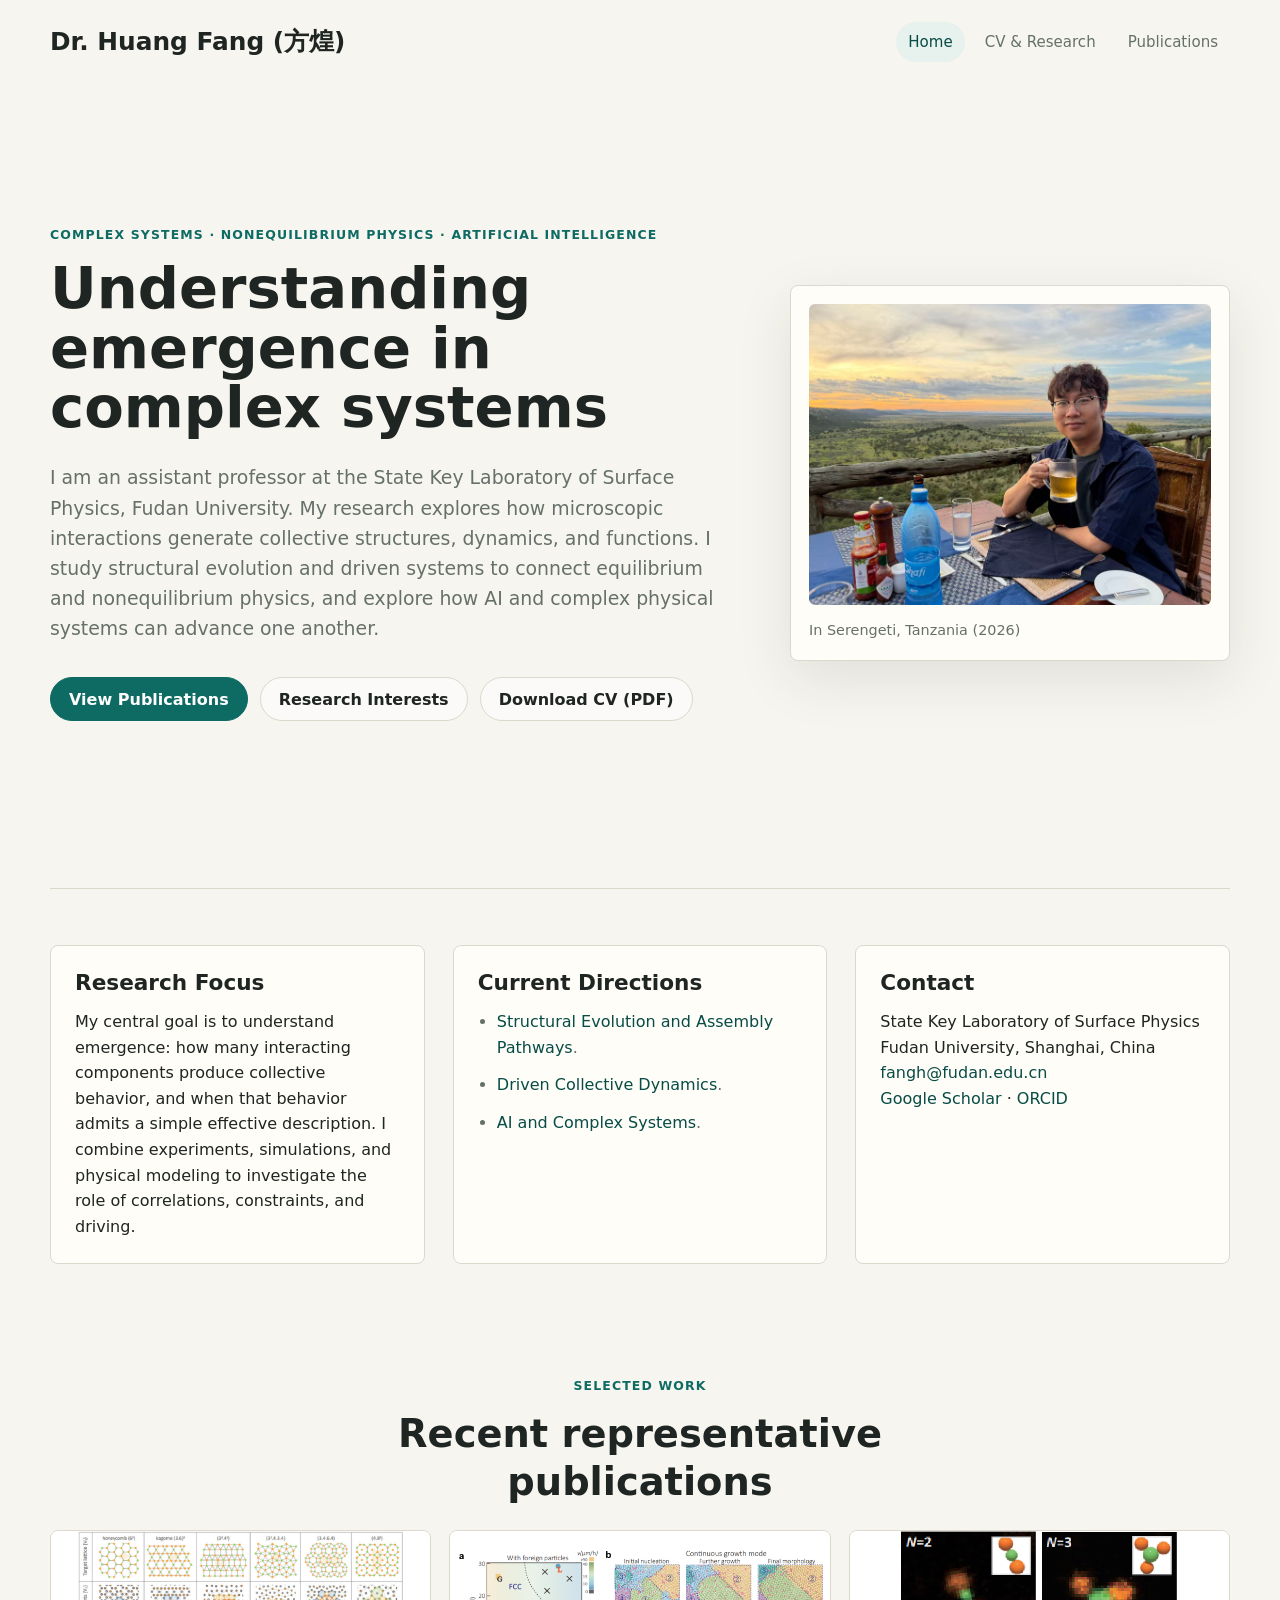
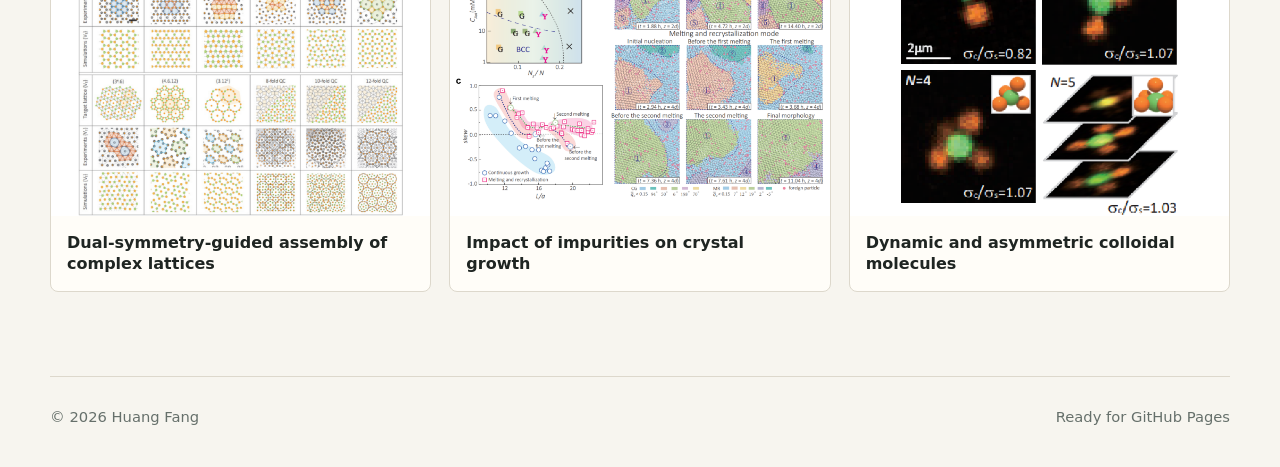
<file: index.html>
<!doctype html>
<html lang="en">
  <head>
    <meta charset="utf-8">
    <meta name="viewport" content="width=device-width, initial-scale=1">
    <title>Huang Fang | Emergence in Complex Systems</title>
    <meta name="description" content="Huang Fang studies emergence in complex systems through structural evolution, driven collective dynamics, and the two-way relationship between AI and physical systems at Fudan University.">
    <link rel="icon" href="favicon.svg" type="image/svg+xml">
    <link rel="stylesheet" href="styles.css?v=20261120-layout">
  </head>
  <body>
    <header class="site-header">
      <a class="brand" href="index.html">Dr. Huang Fang (方煌)</a>
      <nav class="nav" aria-label="Main navigation">
        <a aria-current="page" href="index.html">Home</a>
        <a href="resume.html">CV & Research</a>
        <a href="publications.html">Publications</a>
      </nav>
    </header>

    <main>
      <section class="hero">
        <div class="hero-copy">
          <p class="eyebrow">COMPLEX SYSTEMS · NONEQUILIBRIUM PHYSICS · ARTIFICIAL INTELLIGENCE</p>
          <h1>Understanding emergence in complex systems</h1>
          <p class="lead">
            I am an assistant professor at the State Key Laboratory of Surface Physics, Fudan University.
            My research explores how microscopic interactions generate collective structures, dynamics, and
            functions. I study structural evolution and driven systems to connect equilibrium and nonequilibrium
            physics, and explore how AI and complex physical systems can advance one another.
          </p>
          <div class="hero-actions">
            <a class="button primary" href="publications.html">View Publications</a>
            <a class="button" href="resume.html">Research Interests</a>
            <a class="button" href="assets/documents/Huang-Fang-CV.pdf?v=20261120" download="Huang-Fang-CV.pdf">Download CV (PDF)</a>
          </div>
        </div>
        <figure class="portrait-panel">
          <img src="assets/images/portrait.jpg" alt="Portrait of Huang Fang">
          <figcaption>In Serengeti, Tanzania (<time datetime="2026">2026</time>)</figcaption>
        </figure>
      </section>

      <section class="section-grid">
        <article>
          <h2>Research Focus</h2>
          <p>
            My central goal is to understand emergence: how many interacting components produce collective
            behavior, and when that behavior admits a simple effective description. I combine experiments,
            simulations, and physical modeling to investigate the role of correlations, constraints, and driving.
          </p>
        </article>
        <article>
          <h2>Current Directions</h2>
          <ul class="direction-list">
            <li><a href="resume.html#programmable-confinement">Structural Evolution and Assembly Pathways</a>.</li>
            <li><a href="resume.html#non-ergodic-dynamics">Driven Collective Dynamics</a>.</li>
            <li><a href="resume.html#data-driven-design">AI and Complex Systems</a>.</li>
          </ul>
        </article>
        <article>
          <h2>Contact</h2>
          <p>
            State Key Laboratory of Surface Physics<br>
            Fudan University, Shanghai, China<br>
            <a href="mailto:fangh@fudan.edu.cn">fangh@fudan.edu.cn</a><br>
            <a href="https://scholar.google.com/citations?user=R6jO-J0AAAAJ&hl=zh-CN" target="_blank" rel="noreferrer">Google Scholar</a> ·
            <a href="https://orcid.org/0000-0001-5802-9330" target="_blank" rel="noreferrer">ORCID</a>
          </p>
        </article>
      </section>

      <section class="featured">
        <div class="section-heading">
          <p class="eyebrow">Selected Work</p>
          <h2>Recent representative publications</h2>
        </div>
        <div class="feature-list">
          <a class="feature-card" href="publications.html#dual-symmetry">
            <img src="assets/images/dual-symmetry-lattices.png" alt="Complex lattice structures guided by dual symmetry">
            <span>Dual-symmetry-guided assembly of complex lattices</span>
          </a>
          <a class="feature-card" href="publications.html#impurities">
            <img src="assets/images/impurity-growth.png" alt="Impurity effects during crystal growth">
            <span>Impact of impurities on crystal growth</span>
          </a>
          <a class="feature-card" href="publications.html#colloidal-molecules">
            <img src="assets/images/colloidal-molecules.png" alt="Dynamic asymmetric colloidal molecules">
            <span>Dynamic and asymmetric colloidal molecules</span>
          </a>
        </div>
      </section>
    </main>

    <footer class="site-footer">
      <span>© 2026 Huang Fang</span>
      <span>Ready for GitHub Pages</span>
    </footer>
  </body>
</html>
</file>
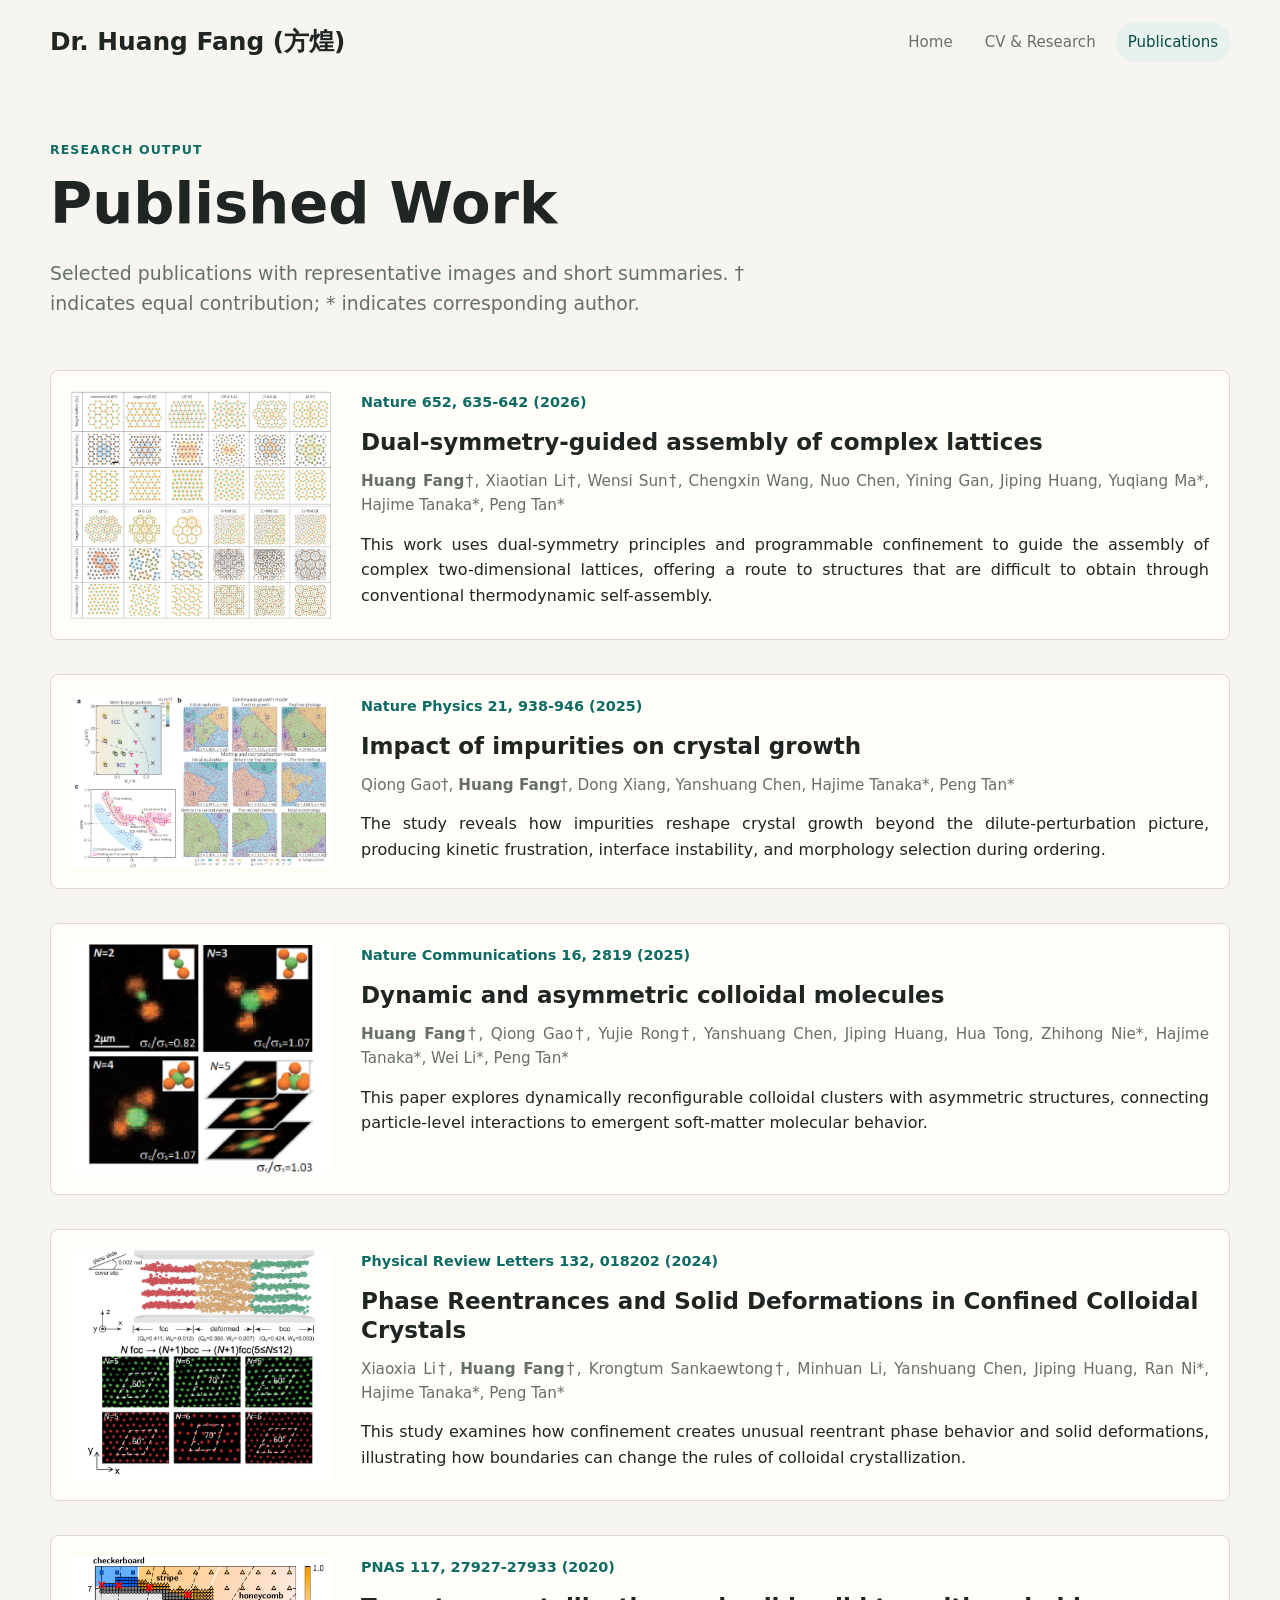
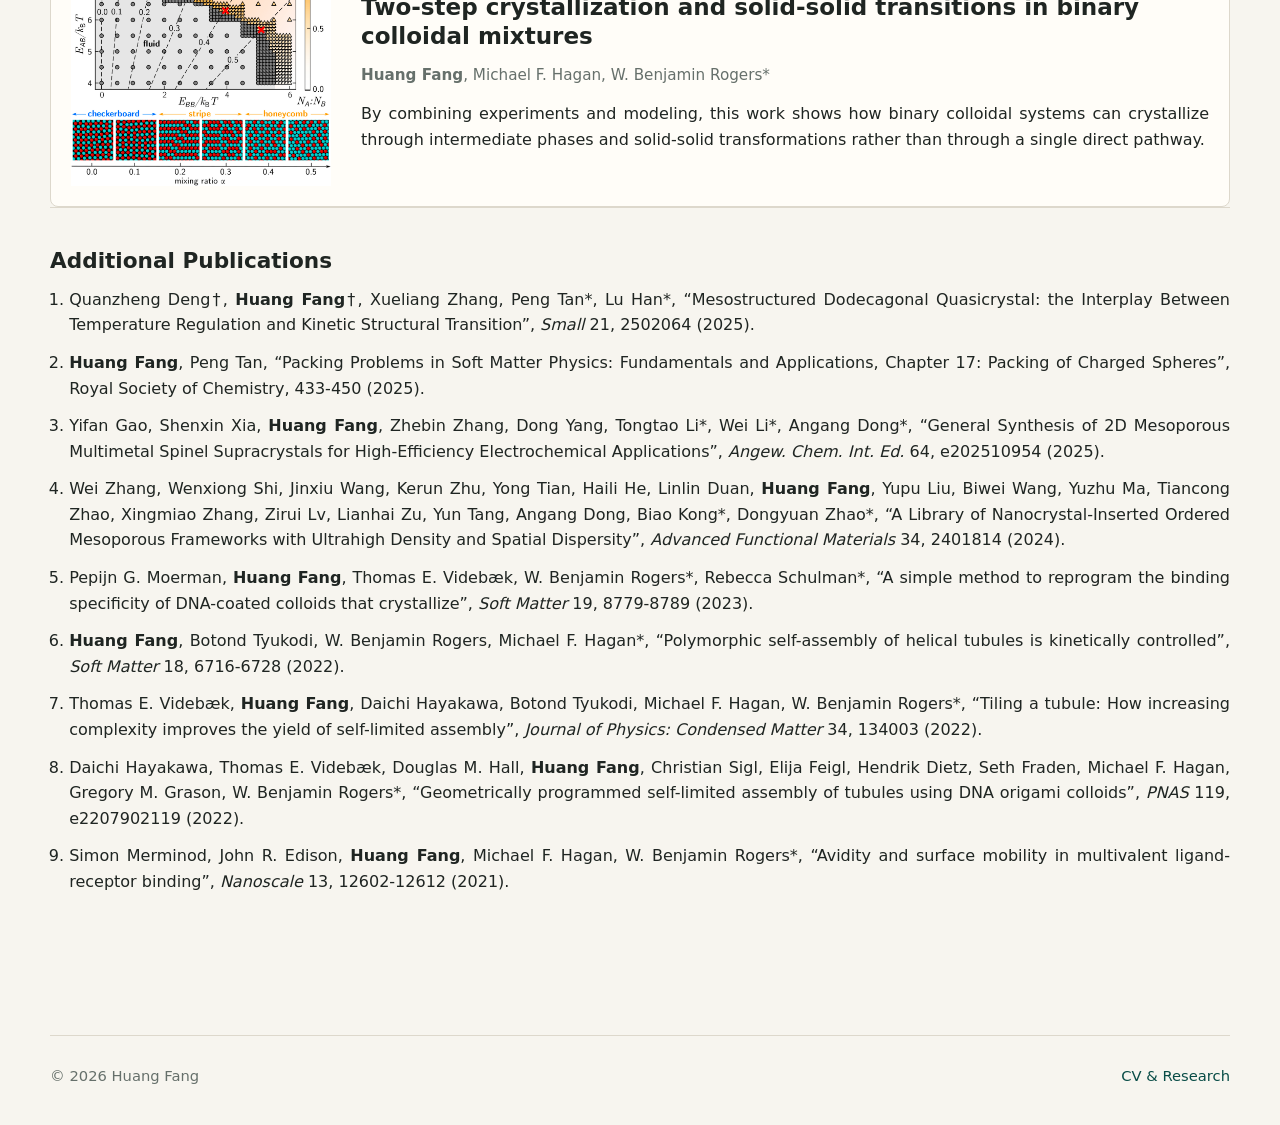
<file: publications.html>
<!doctype html>
<html lang="en">
  <head>
    <meta charset="utf-8">
    <meta name="viewport" content="width=device-width, initial-scale=1">
    <title>Publications | Huang Fang</title>
    <meta name="description" content="Selected and complete publications of Huang Fang.">
    <link rel="icon" href="favicon.svg" type="image/svg+xml">
    <link rel="stylesheet" href="styles.css">
  </head>
  <body>
    <header class="site-header">
      <a class="brand" href="index.html">Dr. Huang Fang (方煌)</a>
      <nav class="nav" aria-label="Main navigation">
        <a href="index.html">Home</a>
        <a href="resume.html">CV & Research</a>
        <a aria-current="page" href="publications.html">Publications</a>
      </nav>
    </header>

    <main class="content-page">
      <section class="page-title">
        <p class="eyebrow">Research Output</p>
        <h1>Published Work</h1>
        <p class="lead">
          Selected publications with representative images and short summaries. † indicates equal contribution;
          * indicates corresponding author.
        </p>
      </section>

      <section class="publication-grid" aria-label="Selected publications">
        <article class="publication-card" id="dual-symmetry">
          <img src="assets/images/dual-symmetry-lattices.png" alt="Dual-symmetry-guided complex lattices">
          <div>
            <p class="pub-meta">Nature 652, 635-642 (2026)</p>
            <h2>Dual-symmetry-guided assembly of complex lattices</h2>
            <p class="authors"><strong>Huang Fang</strong>†, Xiaotian Li†, Wensi Sun†, Chengxin Wang, Nuo Chen, Yining Gan, Jiping Huang, Yuqiang Ma*, Hajime Tanaka*, Peng Tan*</p>
            <p>
              This work uses dual-symmetry principles and programmable confinement to guide the assembly of
              complex two-dimensional lattices, offering a route to structures that are difficult to obtain
              through conventional thermodynamic self-assembly.
            </p>
          </div>
        </article>

        <article class="publication-card" id="impurities">
          <img src="assets/images/impurity-growth.png" alt="Impurity-mediated crystal growth">
          <div>
            <p class="pub-meta">Nature Physics 21, 938-946 (2025)</p>
            <h2>Impact of impurities on crystal growth</h2>
            <p class="authors">Qiong Gao†, <strong>Huang Fang</strong>†, Dong Xiang, Yanshuang Chen, Hajime Tanaka*, Peng Tan*</p>
            <p>
              The study reveals how impurities reshape crystal growth beyond the dilute-perturbation picture,
              producing kinetic frustration, interface instability, and morphology selection during ordering.
            </p>
          </div>
        </article>

        <article class="publication-card" id="colloidal-molecules">
          <img src="assets/images/colloidal-molecules.png" alt="Dynamic asymmetric colloidal molecules">
          <div>
            <p class="pub-meta">Nature Communications 16, 2819 (2025)</p>
            <h2>Dynamic and asymmetric colloidal molecules</h2>
            <p class="authors"><strong>Huang Fang</strong>†, Qiong Gao†, Yujie Rong†, Yanshuang Chen, Jiping Huang, Hua Tong, Zhihong Nie*, Hajime Tanaka*, Wei Li*, Peng Tan*</p>
            <p>
              This paper explores dynamically reconfigurable colloidal clusters with asymmetric structures,
              connecting particle-level interactions to emergent soft-matter molecular behavior.
            </p>
          </div>
        </article>

        <article class="publication-card" id="phase-reentrance">
          <img src="assets/images/curved-crystal.png" alt="Confined and curved colloidal crystal schematic">
          <div>
            <p class="pub-meta">Physical Review Letters 132, 018202 (2024)</p>
            <h2>Phase Reentrances and Solid Deformations in Confined Colloidal Crystals</h2>
            <p class="authors">Xiaoxia Li†, <strong>Huang Fang</strong>†, Krongtum Sankaewtong†, Minhuan Li, Yanshuang Chen, Jiping Huang, Ran Ni*, Hajime Tanaka*, Peng Tan*</p>
            <p>
              This study examines how confinement creates unusual reentrant phase behavior and solid deformations,
              illustrating how boundaries can change the rules of colloidal crystallization.
            </p>
          </div>
        </article>

        <article class="publication-card" id="binary-crystallization">
          <img src="assets/images/binary-crystallization.png" alt="Binary colloidal crystallization snapshots">
          <div>
            <p class="pub-meta">PNAS 117, 27927-27933 (2020)</p>
            <h2>Two-step crystallization and solid-solid transitions in binary colloidal mixtures</h2>
            <p class="authors"><strong>Huang Fang</strong>, Michael F. Hagan, W. Benjamin Rogers*</p>
            <p>
              By combining experiments and modeling, this work shows how binary colloidal systems can crystallize
              through intermediate phases and solid-solid transformations rather than through a single direct pathway.
            </p>
          </div>
        </article>

      </section>

      <section class="all-publications">
        <h2>Additional Publications</h2>
        <ol>
          <li>Quanzheng Deng†, <strong>Huang Fang</strong>†, Xueliang Zhang, Peng Tan*, Lu Han*, “Mesostructured Dodecagonal Quasicrystal: the Interplay Between Temperature Regulation and Kinetic Structural Transition”, <em>Small</em> 21, 2502064 (2025).</li>
          <li><strong>Huang Fang</strong>, Peng Tan, “Packing Problems in Soft Matter Physics: Fundamentals and Applications, Chapter 17: Packing of Charged Spheres”, Royal Society of Chemistry, 433-450 (2025).</li>
          <li>Yifan Gao, Shenxin Xia, <strong>Huang Fang</strong>, Zhebin Zhang, Dong Yang, Tongtao Li*, Wei Li*, Angang Dong*, “General Synthesis of 2D Mesoporous Multimetal Spinel Supracrystals for High-Efficiency Electrochemical Applications”, <em>Angew. Chem. Int. Ed.</em> 64, e202510954 (2025).</li>
          <li>Wei Zhang, Wenxiong Shi, Jinxiu Wang, Kerun Zhu, Yong Tian, Haili He, Linlin Duan, <strong>Huang Fang</strong>, Yupu Liu, Biwei Wang, Yuzhu Ma, Tiancong Zhao, Xingmiao Zhang, Zirui Lv, Lianhai Zu, Yun Tang, Angang Dong, Biao Kong*, Dongyuan Zhao*, “A Library of Nanocrystal-Inserted Ordered Mesoporous Frameworks with Ultrahigh Density and Spatial Dispersity”, <em>Advanced Functional Materials</em> 34, 2401814 (2024).</li>
          <li>Pepijn G. Moerman, <strong>Huang Fang</strong>, Thomas E. Videbæk, W. Benjamin Rogers*, Rebecca Schulman*, “A simple method to reprogram the binding specificity of DNA-coated colloids that crystallize”, <em>Soft Matter</em> 19, 8779-8789 (2023).</li>
          <li><strong>Huang Fang</strong>, Botond Tyukodi, W. Benjamin Rogers, Michael F. Hagan*, “Polymorphic self-assembly of helical tubules is kinetically controlled”, <em>Soft Matter</em> 18, 6716-6728 (2022).</li>
          <li>Thomas E. Videbæk, <strong>Huang Fang</strong>, Daichi Hayakawa, Botond Tyukodi, Michael F. Hagan, W. Benjamin Rogers*, “Tiling a tubule: How increasing complexity improves the yield of self-limited assembly”, <em>Journal of Physics: Condensed Matter</em> 34, 134003 (2022).</li>
          <li>Daichi Hayakawa, Thomas E. Videbæk, Douglas M. Hall, <strong>Huang Fang</strong>, Christian Sigl, Elija Feigl, Hendrik Dietz, Seth Fraden, Michael F. Hagan, Gregory M. Grason, W. Benjamin Rogers*, “Geometrically programmed self-limited assembly of tubules using DNA origami colloids”, <em>PNAS</em> 119, e2207902119 (2022).</li>
          <li>Simon Merminod, John R. Edison, <strong>Huang Fang</strong>, Michael F. Hagan, W. Benjamin Rogers*, “Avidity and surface mobility in multivalent ligand-receptor binding”, <em>Nanoscale</em> 13, 12602-12612 (2021).</li>
        </ol>
      </section>
    </main>

    <footer class="site-footer">
      <span>© 2026 Huang Fang</span>
      <span><a href="resume.html">CV & Research</a></span>
    </footer>
  </body>
</html>
</file>
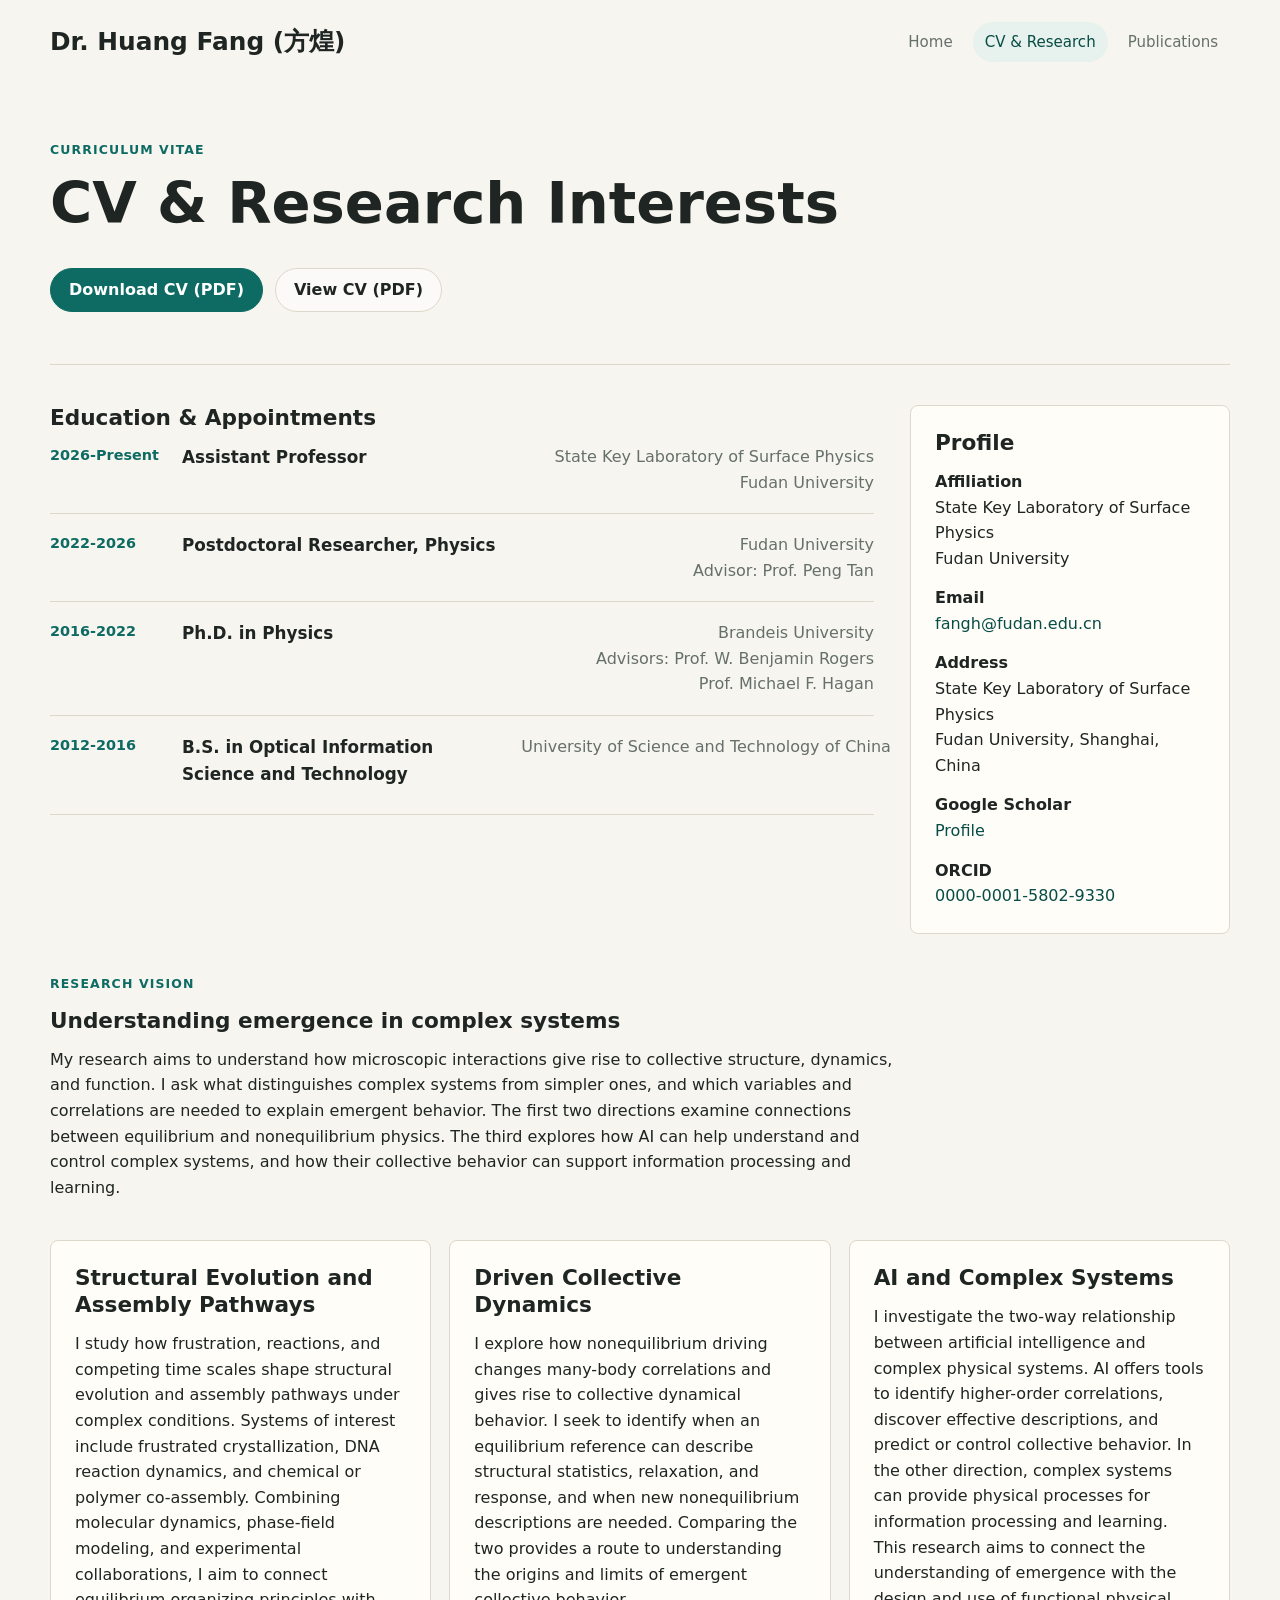
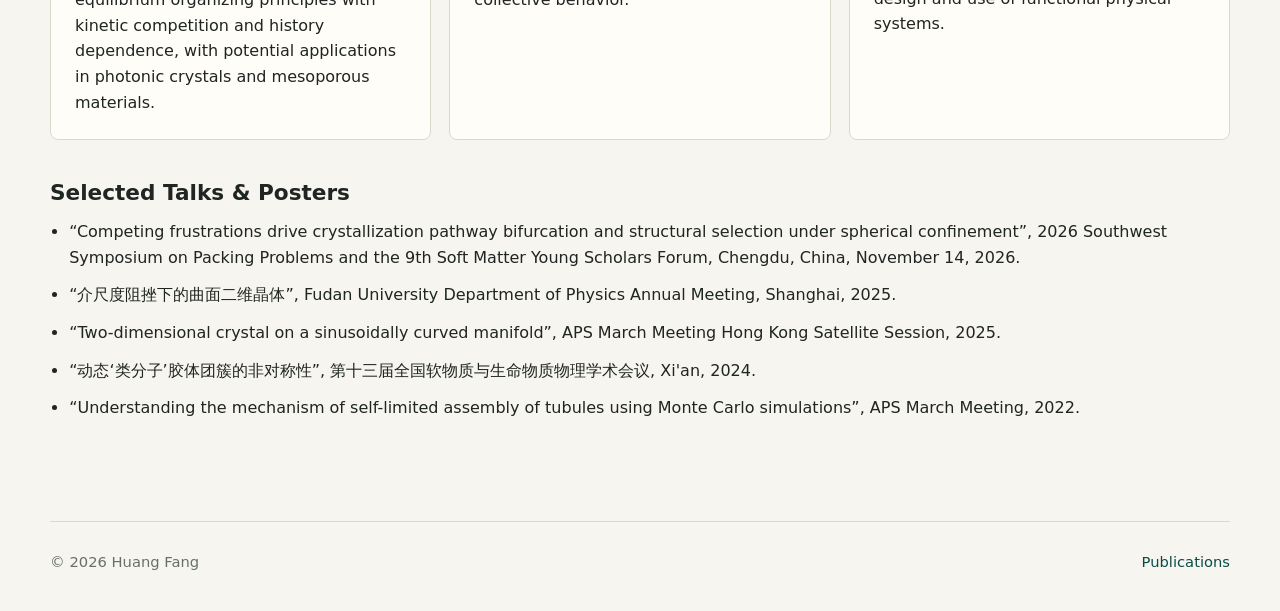
<file: resume.html>
<!doctype html>
<html lang="en">
  <head>
    <meta charset="utf-8">
    <meta name="viewport" content="width=device-width, initial-scale=1">
    <title>CV & Research | Huang Fang</title>
    <meta name="description" content="Research interests and academic background of Huang Fang at Fudan University: emergence, assembly pathways, driven collective dynamics, and AI and complex systems.">
    <link rel="icon" href="favicon.svg" type="image/svg+xml">
    <link rel="stylesheet" href="styles.css?v=20261120-layout">
  </head>
  <body>
    <header class="site-header">
      <a class="brand" href="index.html">Dr. Huang Fang (方煌)</a>
      <nav class="nav" aria-label="Main navigation">
        <a href="index.html">Home</a>
        <a aria-current="page" href="resume.html">CV & Research</a>
        <a href="publications.html">Publications</a>
      </nav>
    </header>

    <main class="content-page">
      <section class="page-title">
        <p class="eyebrow">Curriculum Vitae</p>
        <h1>CV & Research Interests</h1>
        <div class="hero-actions">
          <a class="button primary" href="assets/documents/Huang-Fang-CV.pdf?v=20261120" download="Huang-Fang-CV.pdf">Download CV (PDF)</a>
          <a class="button" href="assets/documents/Huang-Fang-CV.pdf?v=20261120">View CV (PDF)</a>
        </div>
      </section>

      <section class="two-column">
        <div>
          <h2>Education & Appointments</h2>
          <div class="timeline">
            <article>
              <span>2026-Present</span>
              <h3>Assistant Professor</h3>
              <p class="timeline-meta">State Key Laboratory of Surface Physics<br>Fudan University</p>
            </article>
            <article>
              <span>2022-2026</span>
              <h3>Postdoctoral Researcher, Physics</h3>
              <p class="timeline-meta">Fudan University<br>Advisor: Prof. Peng Tan</p>
            </article>
            <article>
              <span>2016-2022</span>
              <h3>Ph.D. in Physics</h3>
              <p class="timeline-meta">Brandeis University<br>Advisors: Prof. W. Benjamin Rogers<br>Prof. Michael F. Hagan</p>
            </article>
            <article>
              <span>2012-2016</span>
              <h3>B.S. in Optical Information Science and Technology</h3>
              <p class="timeline-meta no-wrap">University of Science and Technology of China</p>
            </article>
          </div>
        </div>
        <aside class="info-box">
          <h2>Profile</h2>
          <p><strong>Affiliation</strong><br>State Key Laboratory of Surface Physics<br>Fudan University</p>
          <p><strong>Email</strong><br><a href="mailto:fangh@fudan.edu.cn">fangh@fudan.edu.cn</a></p>
          <p><strong>Address</strong><br>State Key Laboratory of Surface Physics<br>Fudan University, Shanghai, China</p>
          <p><strong>Google Scholar</strong><br><a href="https://scholar.google.com/citations?user=R6jO-J0AAAAJ&hl=zh-CN" target="_blank" rel="noreferrer">Profile</a></p>
          <p><strong>ORCID</strong><br><a href="https://orcid.org/0000-0001-5802-9330" target="_blank" rel="noreferrer">0000-0001-5802-9330</a></p>
        </aside>
      </section>

      <section class="research-overview" aria-labelledby="research-vision">
        <p class="eyebrow">Research Vision</p>
        <h2 id="research-vision">Understanding emergence in complex systems</h2>
        <p>
          My research aims to understand how microscopic interactions give rise to collective structure,
          dynamics, and function. I ask what distinguishes complex systems from simpler ones, and
          which variables and correlations are needed to explain emergent behavior. The first two directions
          examine connections between equilibrium and nonequilibrium physics. The third explores how AI can
          help understand and control complex systems, and how their collective behavior can support
          information processing and learning.
        </p>
      </section>

      <section class="research-blocks" aria-label="Research directions">
        <article id="programmable-confinement">
          <h2>Structural Evolution and Assembly Pathways</h2>
          <p>
            I study how frustration, reactions, and competing time scales shape structural evolution and
            assembly pathways under complex conditions. Systems of interest include frustrated crystallization,
            DNA reaction dynamics, and chemical or polymer co-assembly. Combining molecular dynamics,
            phase-field modeling, and experimental collaborations, I aim to connect equilibrium organizing
            principles with kinetic competition and history dependence, with potential applications in photonic
            crystals and mesoporous materials.
          </p>
        </article>
        <article id="non-ergodic-dynamics">
          <h2>Driven Collective Dynamics</h2>
          <p>
            I explore how nonequilibrium driving changes many-body correlations and gives rise to collective
            dynamical behavior. I seek to identify when an equilibrium reference can describe structural
            statistics, relaxation, and response, and when new nonequilibrium descriptions are needed.
            Comparing the two provides a route to understanding the origins and limits of emergent
            collective behavior.
          </p>
        </article>
        <article id="data-driven-design">
          <h2>AI and Complex Systems</h2>
          <p>
            I investigate the two-way relationship between artificial intelligence and complex physical
            systems. AI offers tools to identify higher-order correlations, discover effective descriptions,
            and predict or control collective behavior. In the other direction, complex systems can provide
            physical processes for information processing and learning. This research aims to connect the
            understanding of emergence with the design and use of functional physical systems.
          </p>
        </article>
      </section>

      <section>
        <h2>Selected Talks & Posters</h2>
        <ul class="compact-list">
          <li>“Competing frustrations drive crystallization pathway bifurcation and structural selection under spherical confinement”, 2026 Southwest Symposium on Packing Problems and the 9th Soft Matter Young Scholars Forum, Chengdu, China, November 14, 2026.</li>
          <li>“介尺度阻挫下的曲面二维晶体”, Fudan University Department of Physics Annual Meeting, Shanghai, 2025.</li>
          <li>“Two-dimensional crystal on a sinusoidally curved manifold”, APS March Meeting Hong Kong Satellite Session, 2025.</li>
          <li>“动态‘类分子’胶体团簇的非对称性”, 第十三届全国软物质与生命物质物理学术会议, Xi'an, 2024.</li>
          <li>“Understanding the mechanism of self-limited assembly of tubules using Monte Carlo simulations”, APS March Meeting, 2022.</li>
        </ul>
      </section>
    </main>

    <footer class="site-footer">
      <span>© 2026 Huang Fang</span>
      <span><a href="publications.html">Publications</a></span>
    </footer>
  </body>
</html>
</file>
<file: styles.css>
:root {
  --bg: #f7f5ef;
  --panel: #fffdf8;
  --ink: #1f2522;
  --muted: #66706b;
  --line: #ddd8cc;
  --accent: #0d6b63;
  --accent-dark: #084c46;
  --soft: #e7f1ed;
  --shadow: 0 18px 55px rgba(31, 37, 34, 0.10);
}

* {
  box-sizing: border-box;
}

body {
  margin: 0;
  color: var(--ink);
  background: var(--bg);
  font-family: Inter, ui-sans-serif, system-ui, -apple-system, BlinkMacSystemFont, "Segoe UI", sans-serif;
  line-height: 1.6;
}

a {
  color: var(--accent-dark);
  text-decoration: none;
}

a:hover {
  text-decoration: underline;
}

img {
  display: block;
  max-width: 100%;
}

.site-header {
  display: flex;
  align-items: center;
  justify-content: space-between;
  gap: 24px;
  width: min(1180px, calc(100% - 40px));
  margin: 0 auto;
  padding: 22px 0;
}

.brand {
  color: var(--ink);
  font-size: 1.55rem;
  font-weight: 820;
  letter-spacing: 0;
}

.nav {
  display: flex;
  flex-wrap: wrap;
  gap: 8px;
}

.nav a {
  color: var(--muted);
  padding: 8px 12px;
  border-radius: 999px;
  font-size: 0.94rem;
}

.nav a:hover,
.nav a[aria-current="page"] {
  color: var(--accent-dark);
  background: var(--soft);
  text-decoration: none;
}

.hero {
  display: grid;
  grid-template-columns: minmax(0, 1fr) 440px;
  gap: 52px;
  align-items: center;
  width: min(1180px, calc(100% - 40px));
  min-height: calc(100vh - 96px);
  margin: 0 auto;
  padding: 54px 0 80px;
}

.hero-copy h1,
.page-title h1 {
  max-width: 820px;
  margin: 0;
  font-size: clamp(2.1rem, 4.5vw, 4.45rem);
  line-height: 1.04;
  letter-spacing: 0;
}

.lead {
  max-width: 760px;
  margin: 24px 0 0;
  color: var(--muted);
  font-size: 1.18rem;
}

.eyebrow {
  margin: 0 0 14px;
  color: var(--accent);
  font-size: 0.78rem;
  font-weight: 780;
  letter-spacing: 0.09em;
  text-transform: uppercase;
}

.hero-actions {
  display: flex;
  flex-wrap: wrap;
  gap: 12px;
  margin-top: 34px;
}

.button {
  display: inline-flex;
  align-items: center;
  justify-content: center;
  min-height: 44px;
  padding: 0 18px;
  border: 1px solid var(--line);
  border-radius: 999px;
  color: var(--ink);
  background: rgba(255, 255, 255, 0.58);
  font-weight: 680;
}

.button:hover {
  border-color: var(--accent);
  text-decoration: none;
}

.button.primary {
  color: white;
  border-color: var(--accent);
  background: var(--accent);
}

.portrait-panel {
  margin: 0;
  padding: 18px;
  border: 1px solid var(--line);
  border-radius: 8px;
  background: var(--panel);
  box-shadow: var(--shadow);
}

.portrait-panel img {
  width: 100%;
  aspect-ratio: 4 / 3;
  object-fit: cover;
  object-position: center;
  border-radius: 6px;
}

.portrait-panel figcaption {
  margin-top: 14px;
  color: var(--muted);
  font-size: 0.9rem;
}

.section-grid,
.featured,
.content-page {
  width: min(1180px, calc(100% - 40px));
  margin: 0 auto;
}

.section-grid {
  display: grid;
  grid-template-columns: repeat(3, minmax(0, 1fr));
  gap: 28px;
  padding: 56px 0;
  border-top: 1px solid var(--line);
}

.section-grid article,
.research-blocks article,
.info-box,
.publication-card {
  border: 1px solid var(--line);
  border-radius: 8px;
  background: var(--panel);
}

.section-grid article,
.research-blocks article,
.info-box {
  padding: 24px;
}

h2 {
  margin: 0 0 12px;
  font-size: 1.35rem;
  line-height: 1.25;
}

h3 {
  margin: 4px 0 8px;
  font-size: 1.05rem;
}

p {
  margin: 0 0 14px;
}

p:last-child {
  margin-bottom: 0;
}

.lead,
.section-grid p,
.research-overview p,
.research-blocks p {
  text-align: left;
}

.publication-card p:not(.pub-meta),
.all-publications li {
  text-align: justify;
  text-justify: inter-word;
}

.featured {
  padding: 56px 0 84px;
}

.section-heading {
  display: flex;
  align-items: end;
  justify-content: space-between;
  gap: 24px;
  margin-bottom: 24px;
}

.featured .section-heading {
  display: block;
  text-align: center;
}

.section-heading h2 {
  max-width: 680px;
  margin-left: auto;
  margin-right: auto;
  font-size: clamp(1.9rem, 3vw, 3rem);
}

.feature-list {
  display: grid;
  grid-template-columns: repeat(3, minmax(0, 1fr));
  gap: 18px;
}

.feature-card {
  overflow: hidden;
  border: 1px solid var(--line);
  border-radius: 8px;
  color: var(--ink);
  background: var(--panel);
}

.feature-card:hover {
  border-color: var(--accent);
  text-decoration: none;
}

.feature-card img {
  width: 100%;
  aspect-ratio: 4 / 3;
  object-fit: contain;
  background: white;
}

.feature-card span {
  display: block;
  padding: 16px;
  font-weight: 720;
  line-height: 1.35;
}

.content-page {
  padding: 56px 0 88px;
}

.page-title {
  padding-bottom: 52px;
}

.two-column {
  display: grid;
  grid-template-columns: minmax(0, 1fr) 320px;
  gap: 36px;
  align-items: start;
  padding: 40px 0;
  border-top: 1px solid var(--line);
}

.timeline {
  display: grid;
  gap: 18px;
}

.timeline article {
  display: grid;
  grid-template-columns: 110px minmax(170px, 0.9fr) minmax(330px, 1fr);
  gap: 22px;
  align-items: start;
  padding-bottom: 18px;
  border-bottom: 1px solid var(--line);
}

.timeline span,
.pub-meta {
  color: var(--accent);
  font-size: 0.9rem;
  font-weight: 760;
}

.timeline h3 {
  margin-top: 0;
}

.timeline-meta {
  color: var(--muted);
  text-align: right;
}

.no-wrap {
  white-space: nowrap;
}

.research-overview {
  max-width: 85ch;
}

.research-blocks {
  display: grid;
  grid-template-columns: repeat(3, minmax(0, 1fr));
  gap: 18px;
  padding: 40px 0;
}

code {
  padding: 2px 5px;
  border-radius: 5px;
  background: var(--soft);
  color: var(--accent-dark);
  font-size: 0.92em;
}

.skills,
.all-publications {
  padding: 40px 0;
  border-top: 1px solid var(--line);
}

.tag-list {
  display: flex;
  flex-wrap: wrap;
  gap: 10px;
  margin: 0;
  padding: 0;
  list-style: none;
}

.tag-list li {
  padding: 8px 12px;
  border: 1px solid var(--line);
  border-radius: 999px;
  background: var(--panel);
  color: var(--muted);
}

.compact-list,
.direction-list,
.all-publications ol {
  margin: 0;
  padding-left: 1.2rem;
}

.compact-list li,
.direction-list li,
.all-publications li {
  margin-bottom: 12px;
}

.direction-list {
  color: var(--muted);
}

.publication-grid {
  display: grid;
  gap: 34px;
}

.publication-card {
  display: grid;
  grid-template-columns: 260px minmax(0, 1fr);
  gap: 30px;
  padding: 20px;
}

.publication-card img {
  width: 100%;
  height: auto;
  max-height: 230px;
  object-fit: contain;
  background: white;
  align-self: center;
}

.publication-card div {
  padding: 0;
}

.publication-card h2 {
  font-size: clamp(1.25rem, 1.8vw, 1.75rem);
}

.authors {
  color: var(--muted);
  font-size: 0.95rem;
}

.site-footer {
  display: flex;
  align-items: center;
  justify-content: space-between;
  gap: 20px;
  width: min(1180px, calc(100% - 40px));
  margin: 0 auto;
  padding: 28px 0 38px;
  border-top: 1px solid var(--line);
  color: var(--muted);
  font-size: 0.92rem;
}

@media (min-width: 861px) and (max-width: 1100px) {
  .timeline article {
    grid-template-columns: 110px minmax(0, 1fr);
    column-gap: 18px;
    row-gap: 4px;
  }

  .timeline span {
    grid-row: 1 / span 2;
  }

  .timeline-meta {
    grid-column: 2;
    text-align: left;
  }

  .timeline .no-wrap {
    white-space: normal;
  }
}

@media (max-width: 1100px) {
  .research-blocks {
    grid-template-columns: 1fr;
  }
}

@media (max-width: 860px) {
  .site-header,
  .site-footer {
    align-items: flex-start;
    flex-direction: column;
  }

  .hero,
  .two-column,
  .publication-card {
    grid-template-columns: 1fr;
  }

  .hero {
    min-height: auto;
    padding-top: 30px;
  }

  .portrait-panel {
    max-width: 520px;
  }

  .section-grid,
  .feature-list,
  .research-blocks {
    grid-template-columns: 1fr;
  }

  .timeline article {
    grid-template-columns: 1fr;
    gap: 4px;
  }

  .timeline-meta {
    text-align: left;
  }

  .no-wrap {
    white-space: normal;
  }

  .publication-card div {
    padding: 0 20px 22px;
  }
}

@media (max-width: 520px) {
  .site-header,
  .section-grid,
  .featured,
  .content-page,
  .site-footer,
  .hero {
    width: min(100% - 28px, 1180px);
  }

  .nav a {
    padding: 7px 9px;
  }

  .hero-copy h1,
  .page-title h1 {
    font-size: 2rem;
  }
}
</file>
